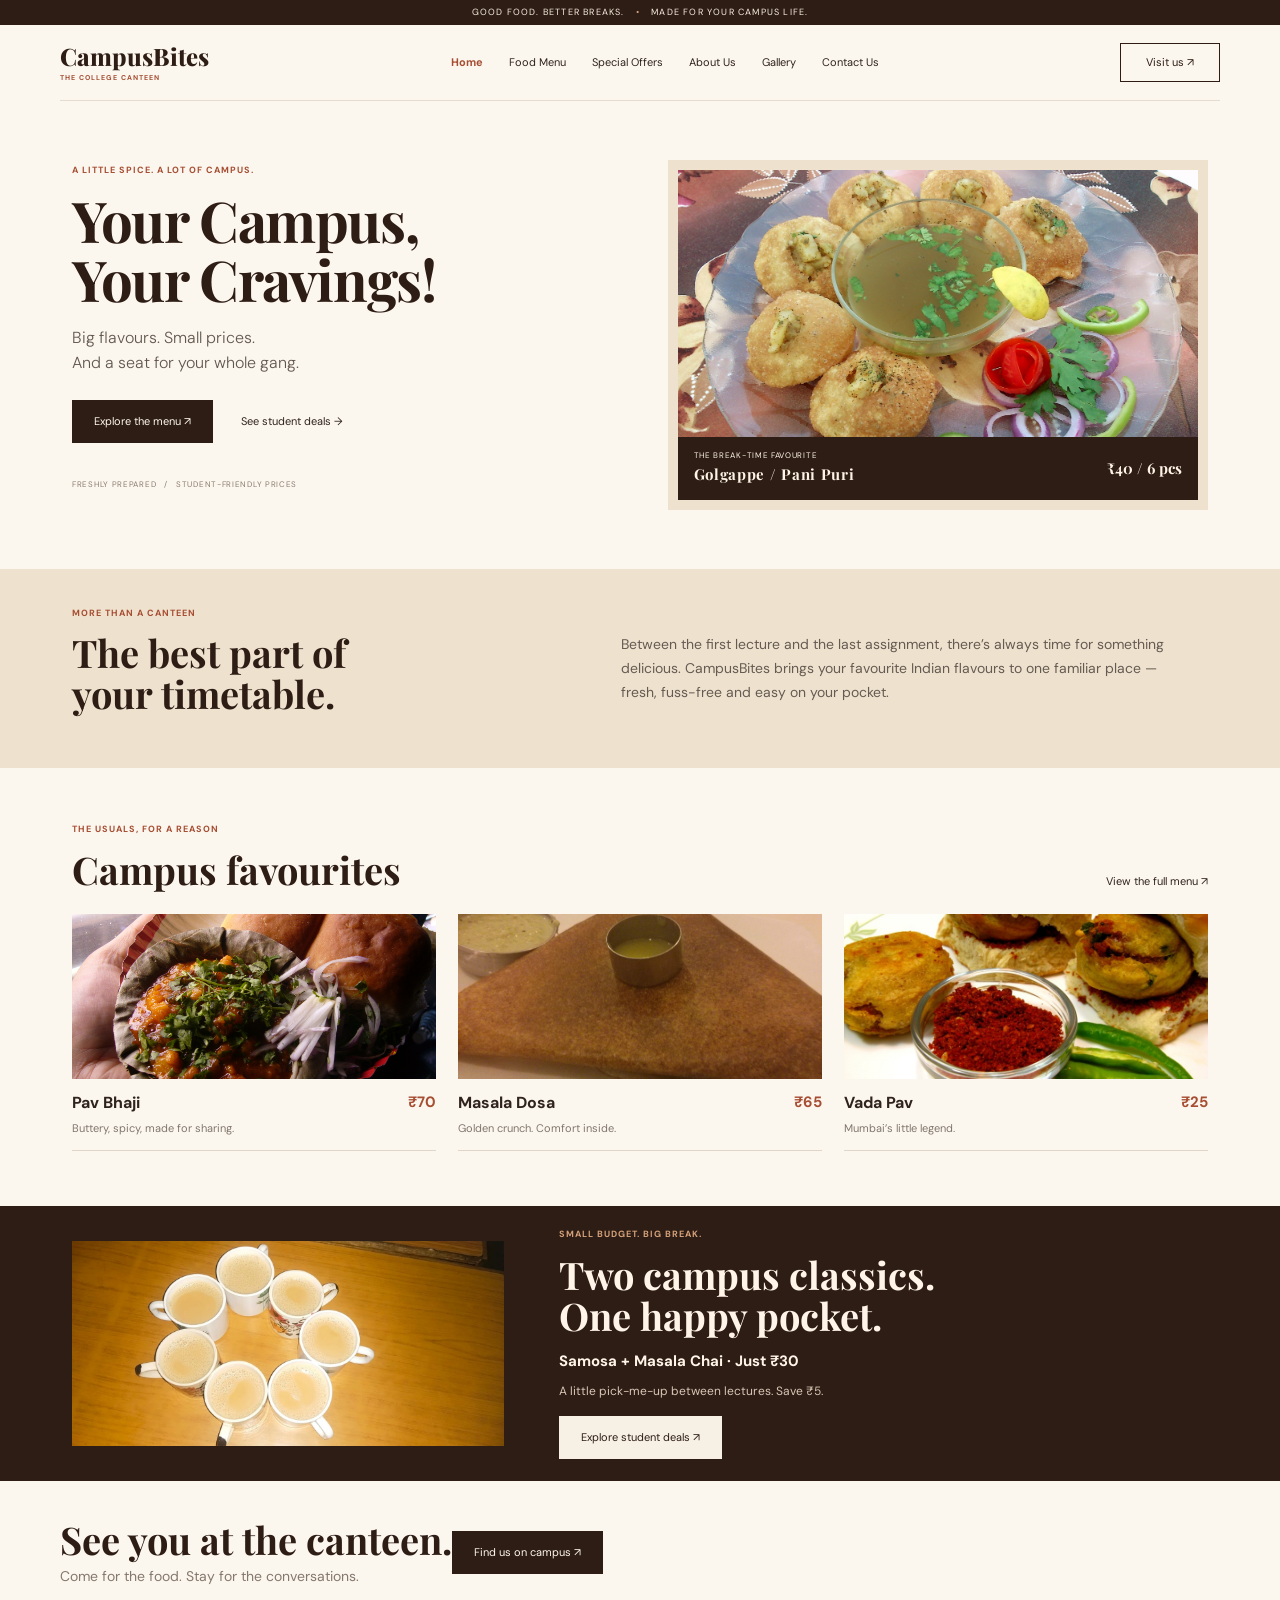
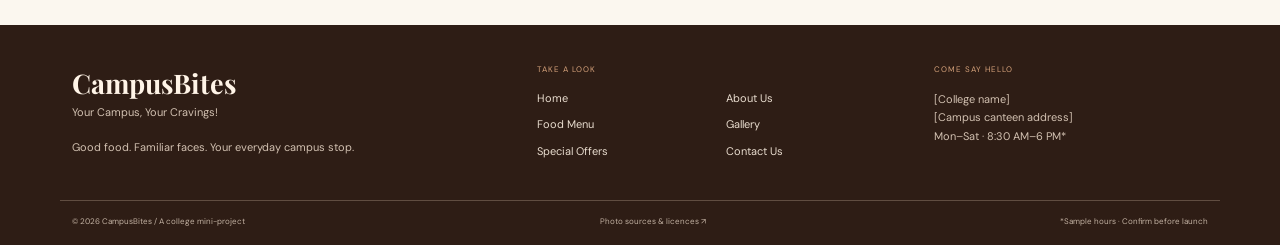
<file: index.html>
<!doctype html>
<html lang="en">
<head>
  <meta charset="utf-8">
  <meta name="viewport" content="width=device-width, initial-scale=1">
  <title>Home | CampusBites</title>
  <meta name="description" content="CampusBites — Your Campus, Your Cravings!">
  <link rel="preconnect" href="https://fonts.googleapis.com">
  <link rel="preconnect" href="https://fonts.gstatic.com" crossorigin>
  <link href="https://fonts.googleapis.com/css2?family=DM+Sans:wght@400;500;600;700&family=Playfair+Display:wght@500;600;700;800&display=swap" rel="stylesheet">
  <link href="https://cdn.jsdelivr.net/npm/bootstrap@5.3.3/dist/css/bootstrap.min.css" rel="stylesheet">
  <link rel="stylesheet" href="css/style.css">
</head>
<body>
<div class="topline">GOOD FOOD. BETTER BREAKS. <span>•</span> MADE FOR YOUR CAMPUS LIFE.</div>
<header class="site-header container-fluid">
  <a class="brand" href="index.html">CampusBites<small>THE COLLEGE CANTEEN</small></a>
  <nav class="main-nav">
    <a href="index.html" class="active">Home</a>
    <a href="menu.html" class="">Food Menu</a>
    <a href="offers.html" class="">Special Offers</a>
    <a href="about.html" class="">About Us</a>
    <a href="gallery.html" class="">Gallery</a>
    <a href="contact.html" class="">Contact Us</a>
  </nav>
  <a class="visit-btn" href="contact.html">Visit us ↗</a>
</header>
<main>

<section class="hero container">
  <div class="hero-copy">
    <div class="eyebrow">A LITTLE SPICE. A LOT OF CAMPUS.</div>
    <h1>Your Campus,<br>Your Cravings!</h1>
    <p class="lead">Big flavours. Small prices.<br>And a seat for your whole gang.</p>
    <div class="actions"><a class="btn-dark" href="menu.html">Explore the menu ↗</a><a class="text-link" href="offers.html">See student deals →</a></div>
    <p class="micro">FRESHLY PREPARED &nbsp; / &nbsp; STUDENT-FRIENDLY PRICES</p>
  </div>
  <div class="hero-photo"><img src="assets/golgappe.jpg" alt="Golgappe or pani puri"><div class="photo-caption"><span>THE BREAK-TIME FAVOURITE<br><b>Golgappe / Pani Puri</b></span><b>₹40 / 6 pcs</b></div></div>
</section>
<section class="intro-band"><div class="container intro-grid"><div><div class="eyebrow">MORE THAN A CANTEEN</div><h2>The best part of<br>your timetable.</h2></div><p>Between the first lecture and the last assignment, there’s always time for something delicious. CampusBites brings your favourite Indian flavours to one familiar place — fresh, fuss-free and easy on your pocket.</p></div></section>
<section class="container section-pad"><div class="section-head"><div><div class="eyebrow">THE USUALS, FOR A REASON</div><h2>Campus favourites</h2></div><a class="text-link" href="menu.html">View the full menu ↗</a></div>
<div class="food-grid three">
  <article class="food-card"><img src="assets/pav-bhaji.jpg" alt="Pav Bhaji"><div class="food-title"><b>Pav Bhaji</b><strong>₹70</strong></div><p>Buttery, spicy, made for sharing.</p></article>
  <article class="food-card"><img src="assets/masala-dosa.jpg" alt="Masala Dosa"><div class="food-title"><b>Masala Dosa</b><strong>₹65</strong></div><p>Golden crunch. Comfort inside.</p></article>
  <article class="food-card"><img src="assets/vada-pav.jpg" alt="Vada Pav"><div class="food-title"><b>Vada Pav</b><strong>₹25</strong></div><p>Mumbai’s little legend.</p></article>
</div></section>
<section class="combo-band"><div class="container combo-grid"><img src="assets/masala-chai.jpg" alt="Masala chai cups"><div><div class="eyebrow light">SMALL BUDGET. BIG BREAK.</div><h2>Two campus classics.<br>One happy pocket.</h2><h3>Samosa + Masala Chai · Just ₹30</h3><p>A little pick-me-up between lectures. Save ₹5.</p><a class="btn-light" href="offers.html">Explore student deals ↗</a></div></div></section>
<section class="container end-cta"><div><h2>See you at the canteen.</h2><p>Come for the food. Stay for the conversations.</p></div><a class="btn-dark" href="contact.html">Find us on campus ↗</a></section>

</main>
<footer class="footer">
  <div class="container footer-grid">
    <div><div class="footer-brand">CampusBites</div><p>Your Campus, Your Cravings!</p><p>Good food. Familiar faces. Your everyday campus stop.</p></div>
    <div><label>TAKE A LOOK</label><div class="footer-links"><a href="index.html">Home</a><a href="about.html">About Us</a><a href="menu.html">Food Menu</a><a href="gallery.html">Gallery</a><a href="offers.html">Special Offers</a><a href="contact.html">Contact Us</a></div></div>
    <div><label>COME SAY HELLO</label><p>[College name]<br>[Campus canteen address]<br>Mon–Sat · 8:30 AM–6 PM*</p></div>
  </div>
  <div class="container footer-bottom"><span>© 2026 CampusBites / A college mini-project</span><span>Photo sources & licences ↗</span><span>*Sample hours · Confirm before launch</span></div>
</footer>
</body></html>
</file>
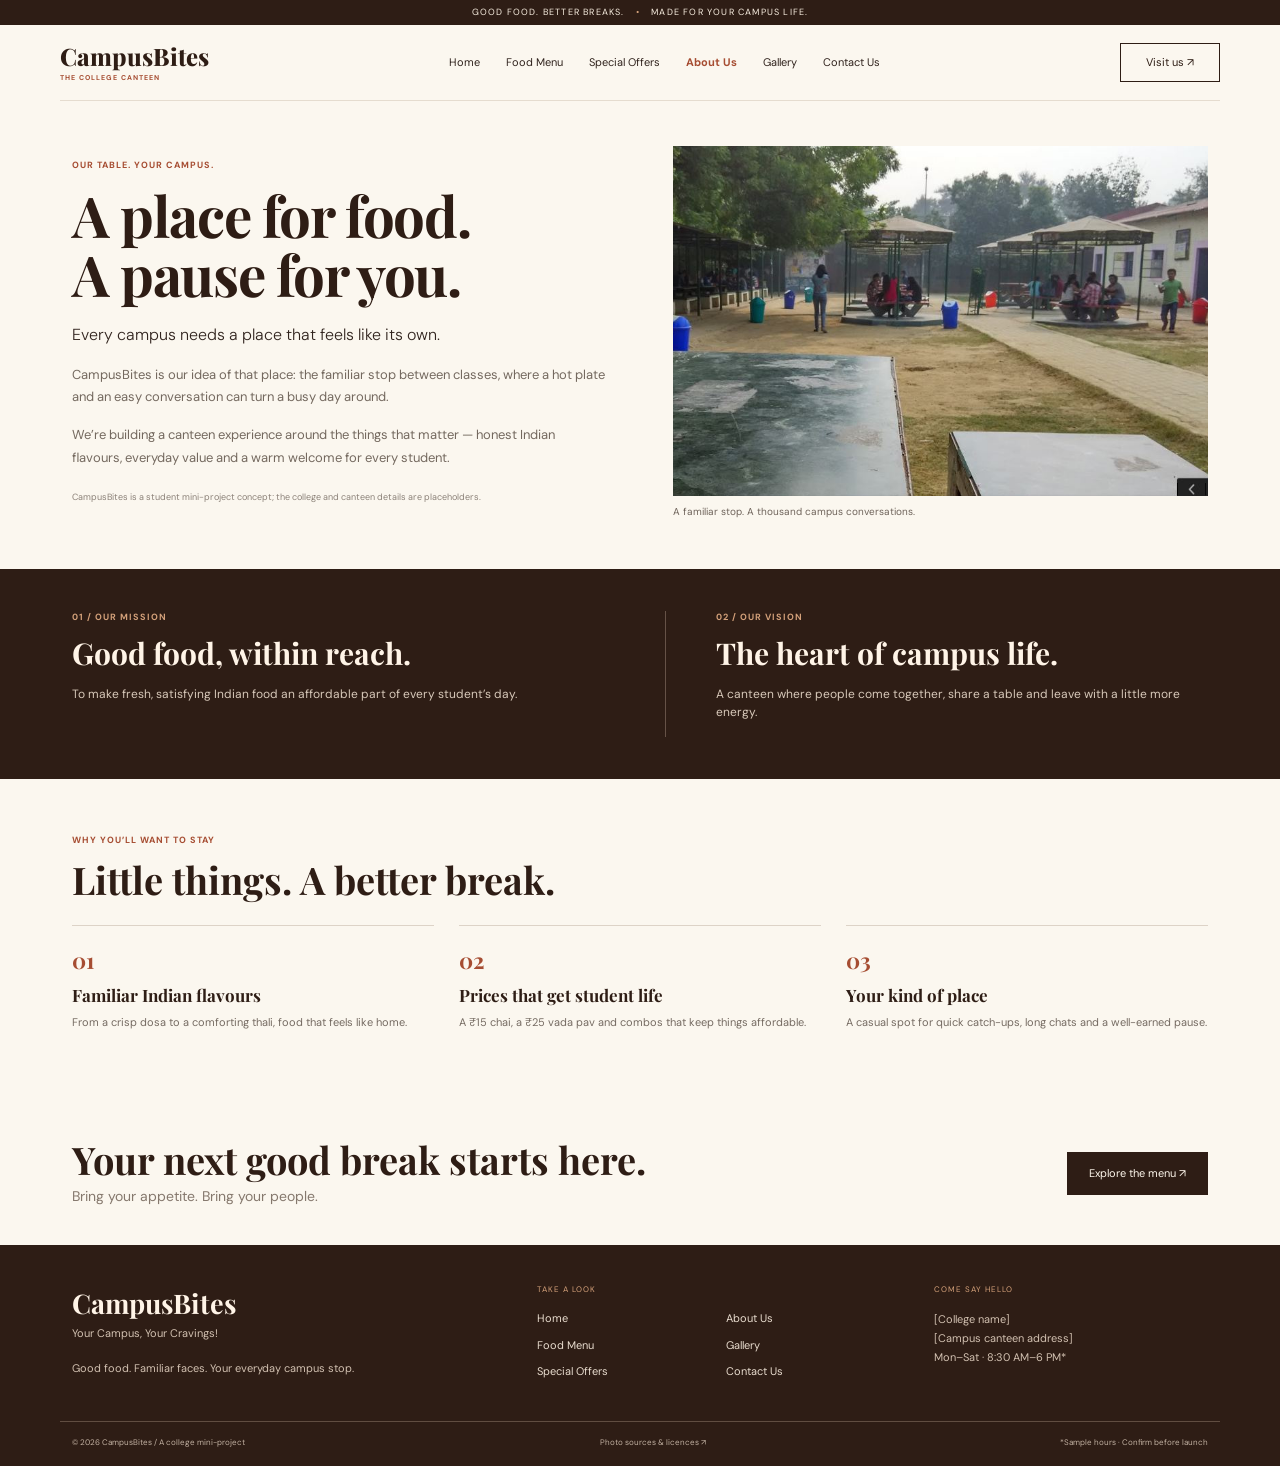
<file: about.html>
<!doctype html>
<html lang="en">
<head>
  <meta charset="utf-8">
  <meta name="viewport" content="width=device-width, initial-scale=1">
  <title>About Us | CampusBites</title>
  <meta name="description" content="CampusBites — Your Campus, Your Cravings!">
  <link rel="preconnect" href="https://fonts.googleapis.com">
  <link rel="preconnect" href="https://fonts.gstatic.com" crossorigin>
  <link href="https://fonts.googleapis.com/css2?family=DM+Sans:wght@400;500;600;700&family=Playfair+Display:wght@500;600;700;800&display=swap" rel="stylesheet">
  <link href="https://cdn.jsdelivr.net/npm/bootstrap@5.3.3/dist/css/bootstrap.min.css" rel="stylesheet">
  <link rel="stylesheet" href="css/style.css">
</head>
<body>
<div class="topline">GOOD FOOD. BETTER BREAKS. <span>•</span> MADE FOR YOUR CAMPUS LIFE.</div>
<header class="site-header container-fluid">
  <a class="brand" href="index.html">CampusBites<small>THE COLLEGE CANTEEN</small></a>
  <nav class="main-nav">
    <a href="index.html" class="">Home</a>
    <a href="menu.html" class="">Food Menu</a>
    <a href="offers.html" class="">Special Offers</a>
    <a href="about.html" class="active">About Us</a>
    <a href="gallery.html" class="">Gallery</a>
    <a href="contact.html" class="">Contact Us</a>
  </nav>
  <a class="visit-btn" href="contact.html">Visit us ↗</a>
</header>
<main>

<section class="container about-hero"><div class="about-copy"><div class="eyebrow">OUR TABLE. YOUR CAMPUS.</div><h1>A place for food.<br>A pause for you.</h1><p class="lead">Every campus needs a place that feels like its own.</p><p>CampusBites is our idea of that place: the familiar stop between classes, where a hot plate and an easy conversation can turn a busy day around.</p><p>We’re building a canteen experience around the things that matter — honest Indian flavours, everyday value and a warm welcome for every student.</p><small>CampusBites is a student mini-project concept; the college and canteen details are placeholders.</small></div><figure><img src="assets/campus.jpg" alt="Campus canteen setting"><figcaption>A familiar stop. A thousand campus conversations.</figcaption></figure></section>
<section class="mission-band"><div class="container mission-grid"><div><div class="eyebrow light">01 / OUR MISSION</div><h2>Good food, within reach.</h2><p>To make fresh, satisfying Indian food an affordable part of every student’s day.</p></div><div><div class="eyebrow light">02 / OUR VISION</div><h2>The heart of campus life.</h2><p>A canteen where people come together, share a table and leave with a little more energy.</p></div></div></section>
<section class="container section-pad"><div class="eyebrow">WHY YOU’LL WANT TO STAY</div><h2>Little things. A better break.</h2><div class="values"><div><b>01</b><h3>Familiar Indian flavours</h3><p>From a crisp dosa to a comforting thali, food that feels like home.</p></div><div><b>02</b><h3>Prices that get student life</h3><p>A ₹15 chai, a ₹25 vada pav and combos that keep things affordable.</p></div><div><b>03</b><h3>Your kind of place</h3><p>A casual spot for quick catch-ups, long chats and a well-earned pause.</p></div></div></section>
<section class="end-cta"><div class="container cta-inner"><div><h2>Your next good break starts here.</h2><p>Bring your appetite. Bring your people.</p></div><a class="btn-dark" href="menu.html">Explore the menu ↗</a></div></section>

</main>
<footer class="footer">
  <div class="container footer-grid">
    <div><div class="footer-brand">CampusBites</div><p>Your Campus, Your Cravings!</p><p>Good food. Familiar faces. Your everyday campus stop.</p></div>
    <div><label>TAKE A LOOK</label><div class="footer-links"><a href="index.html">Home</a><a href="about.html">About Us</a><a href="menu.html">Food Menu</a><a href="gallery.html">Gallery</a><a href="offers.html">Special Offers</a><a href="contact.html">Contact Us</a></div></div>
    <div><label>COME SAY HELLO</label><p>[College name]<br>[Campus canteen address]<br>Mon–Sat · 8:30 AM–6 PM*</p></div>
  </div>
  <div class="container footer-bottom"><span>© 2026 CampusBites / A college mini-project</span><span>Photo sources & licences ↗</span><span>*Sample hours · Confirm before launch</span></div>
</footer>
</body></html>
</file>
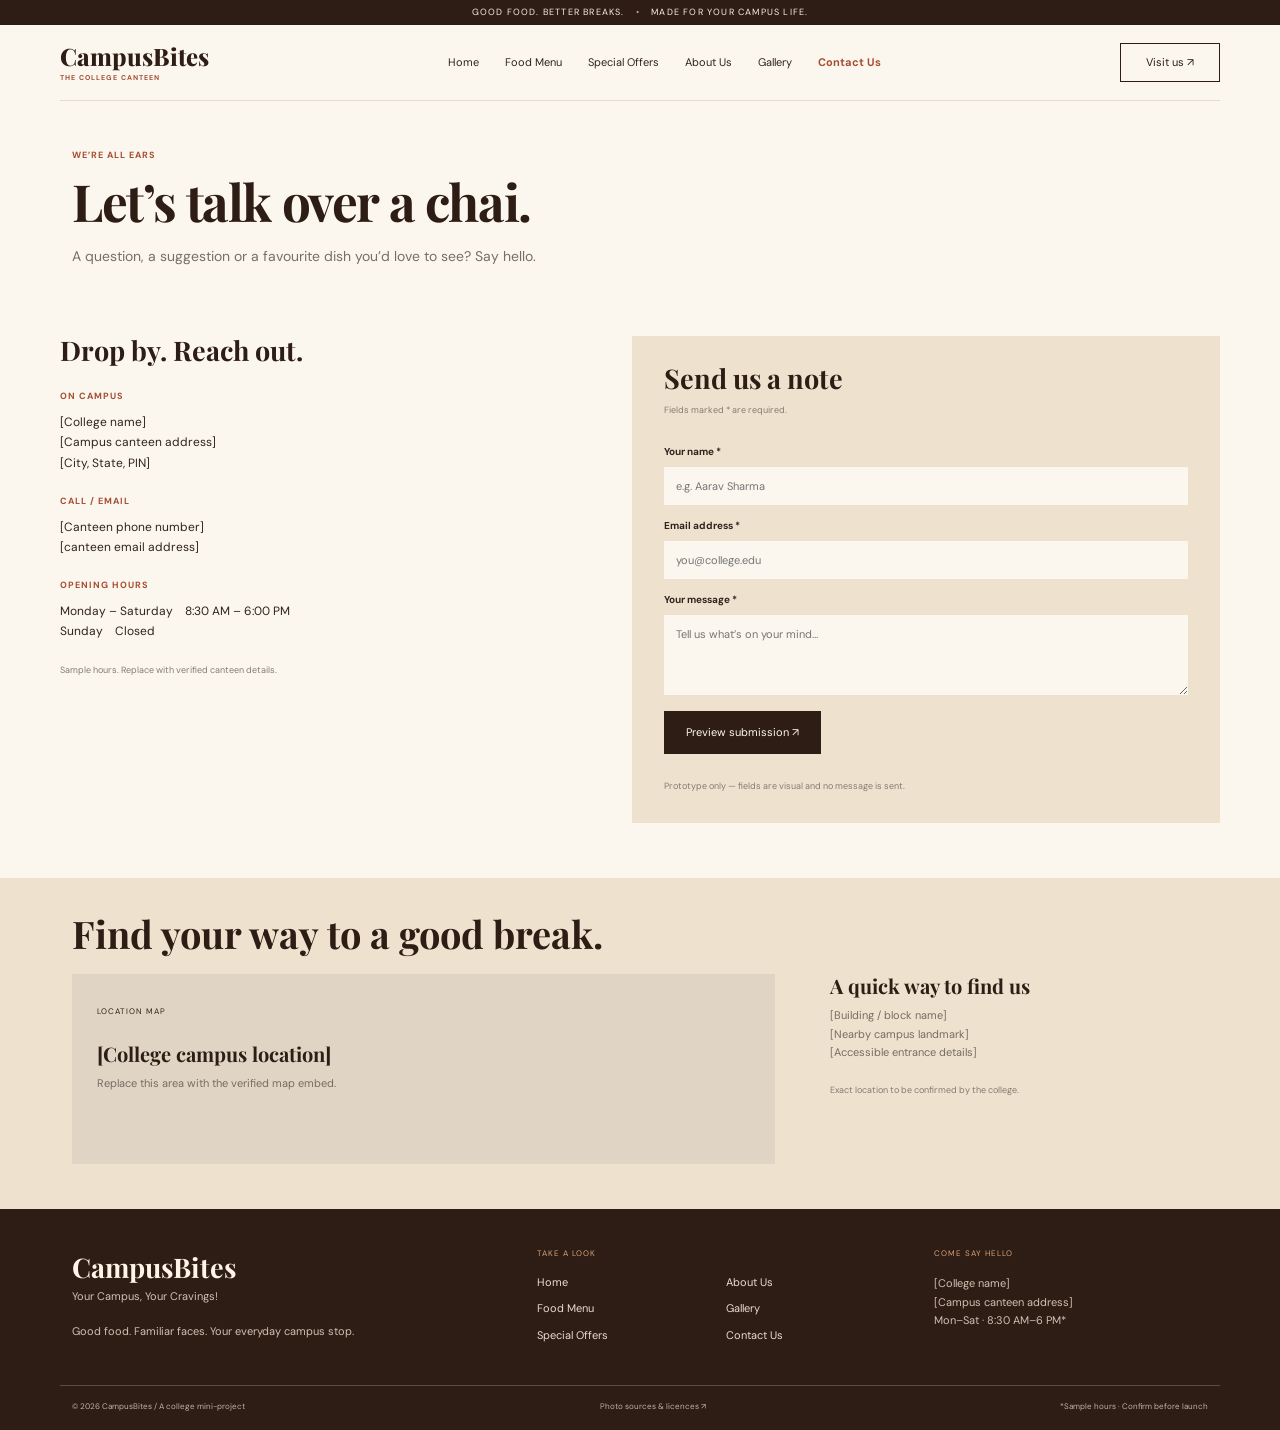
<file: contact.html>
<!doctype html>
<html lang="en">
<head>
  <meta charset="utf-8">
  <meta name="viewport" content="width=device-width, initial-scale=1">
  <title>Contact Us | CampusBites</title>
  <meta name="description" content="CampusBites — Your Campus, Your Cravings!">
  <link rel="preconnect" href="https://fonts.googleapis.com">
  <link rel="preconnect" href="https://fonts.gstatic.com" crossorigin>
  <link href="https://fonts.googleapis.com/css2?family=DM+Sans:wght@400;500;600;700&family=Playfair+Display:wght@500;600;700;800&display=swap" rel="stylesheet">
  <link href="https://cdn.jsdelivr.net/npm/bootstrap@5.3.3/dist/css/bootstrap.min.css" rel="stylesheet">
  <link rel="stylesheet" href="css/style.css">
</head>
<body>
<div class="topline">GOOD FOOD. BETTER BREAKS. <span>•</span> MADE FOR YOUR CAMPUS LIFE.</div>
<header class="site-header container-fluid">
  <a class="brand" href="index.html">CampusBites<small>THE COLLEGE CANTEEN</small></a>
  <nav class="main-nav">
    <a href="index.html" class="">Home</a>
    <a href="menu.html" class="">Food Menu</a>
    <a href="offers.html" class="">Special Offers</a>
    <a href="about.html" class="">About Us</a>
    <a href="gallery.html" class="">Gallery</a>
    <a href="contact.html" class="active">Contact Us</a>
  </nav>
  <a class="visit-btn" href="contact.html">Visit us ↗</a>
</header>
<main>

<section class="container page-intro"><div class="eyebrow">WE’RE ALL EARS</div><h1>Let’s talk over a chai.</h1><p>A question, a suggestion or a favourite dish you’d love to see? Say hello.</p></section>
<section class="container contact-grid"><div class="contact-info"><h2>Drop by. Reach out.</h2><div class="eyebrow">ON CAMPUS</div><p>[College name]<br>[Campus canteen address]<br>[City, State, PIN]</p><div class="eyebrow">CALL / EMAIL</div><p>[Canteen phone number]<br>[canteen email address]</p><div class="eyebrow">OPENING HOURS</div><p>Monday – Saturday &nbsp;&nbsp; 8:30 AM – 6:00 PM<br>Sunday &nbsp;&nbsp; Closed</p><small>Sample hours. Replace with verified canteen details.</small></div>
<div class="contact-form"><h2>Send us a note</h2><small>Fields marked * are required.</small><form><label>Your name *</label><input type="text" placeholder="e.g. Aarav Sharma" required><label>Email address *</label><input type="email" placeholder="you@college.edu" required><label>Your message *</label><textarea rows="4" placeholder="Tell us what’s on your mind…" required></textarea><button class="btn-dark" type="button">Preview submission ↗</button></form><small>Prototype only — fields are visual and no message is sent.</small></div></section>
<section class="location-band"><div class="container"><h2>Find your way to a good break.</h2><div class="location-grid"><div class="map-placeholder"><span>LOCATION MAP</span><h3>[College campus location]</h3><p>Replace this area with the verified map embed.</p></div><div><h3>A quick way to find us</h3><p>[Building / block name]<br>[Nearby campus landmark]<br>[Accessible entrance details]</p><small>Exact location to be confirmed by the college.</small></div></div></div></section>

</main>
<footer class="footer">
  <div class="container footer-grid">
    <div><div class="footer-brand">CampusBites</div><p>Your Campus, Your Cravings!</p><p>Good food. Familiar faces. Your everyday campus stop.</p></div>
    <div><label>TAKE A LOOK</label><div class="footer-links"><a href="index.html">Home</a><a href="about.html">About Us</a><a href="menu.html">Food Menu</a><a href="gallery.html">Gallery</a><a href="offers.html">Special Offers</a><a href="contact.html">Contact Us</a></div></div>
    <div><label>COME SAY HELLO</label><p>[College name]<br>[Campus canteen address]<br>Mon–Sat · 8:30 AM–6 PM*</p></div>
  </div>
  <div class="container footer-bottom"><span>© 2026 CampusBites / A college mini-project</span><span>Photo sources & licences ↗</span><span>*Sample hours · Confirm before launch</span></div>
</footer>
</body></html>
</file>
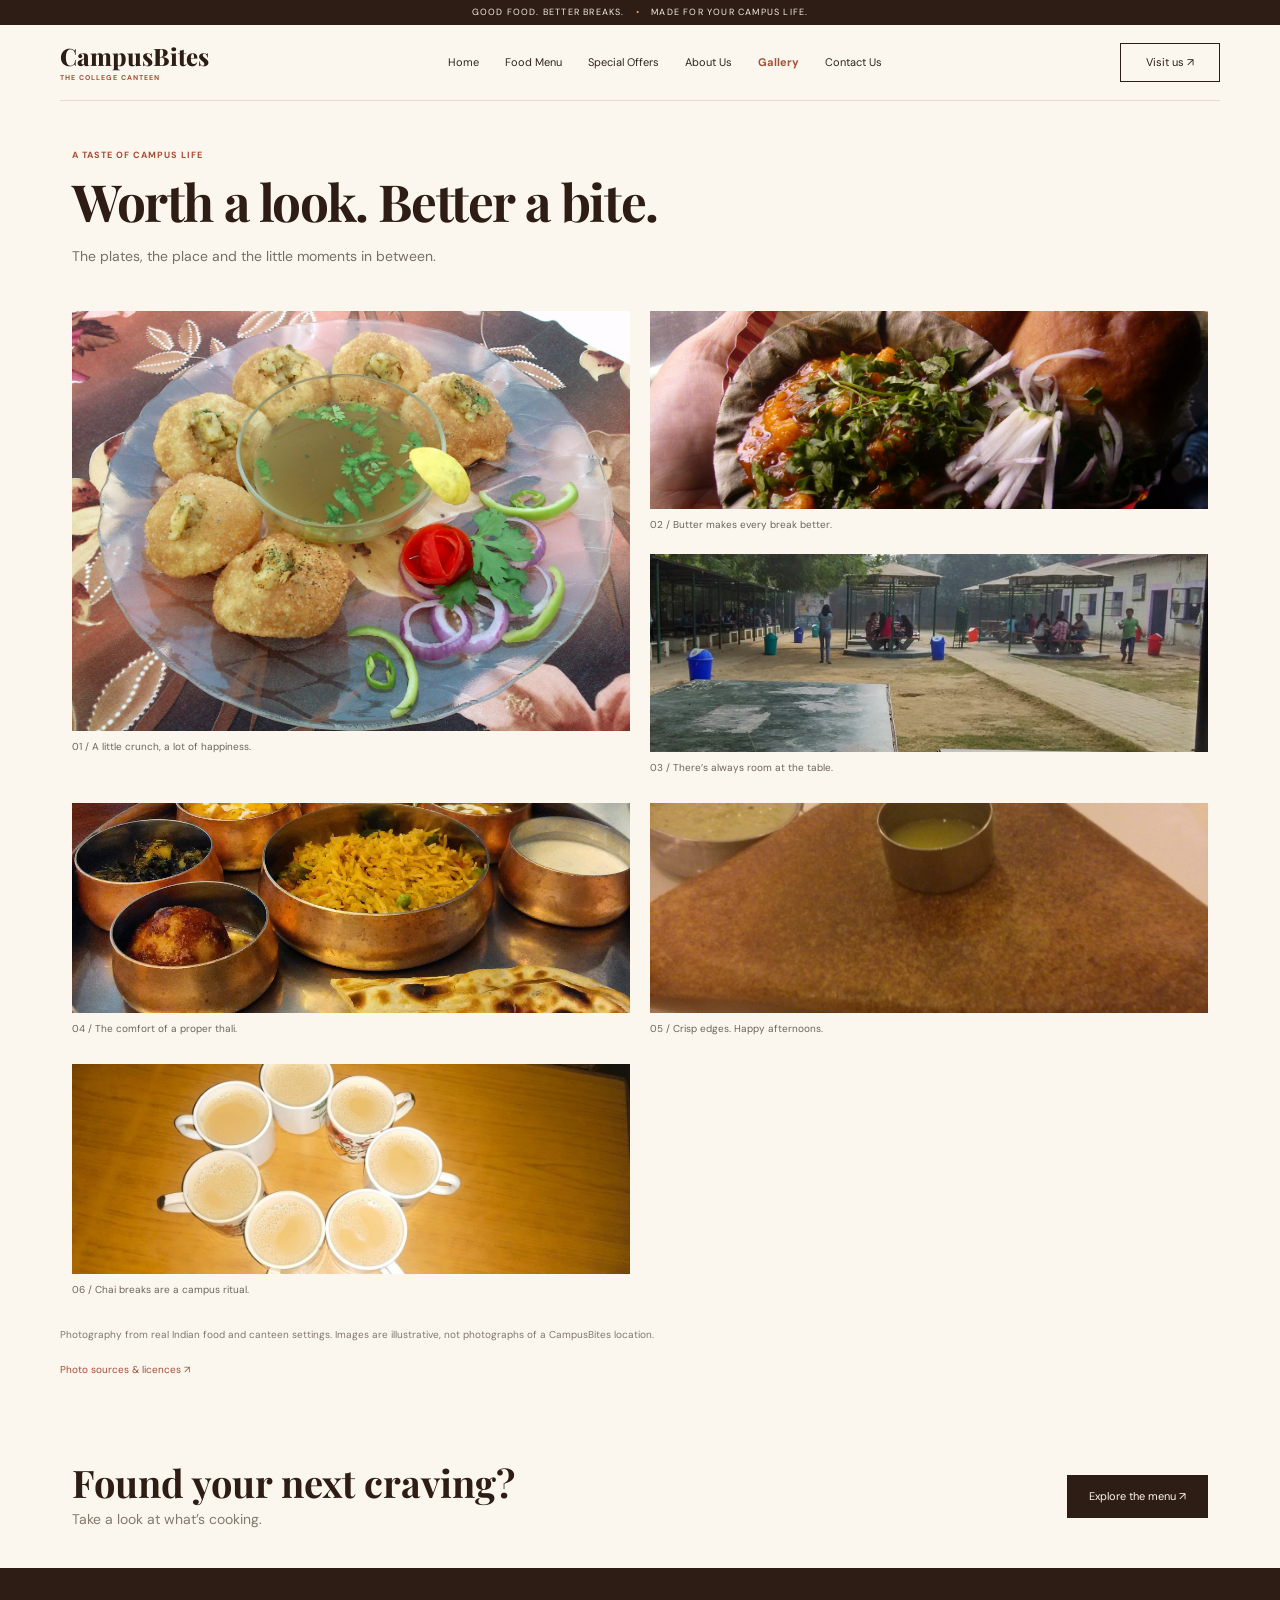
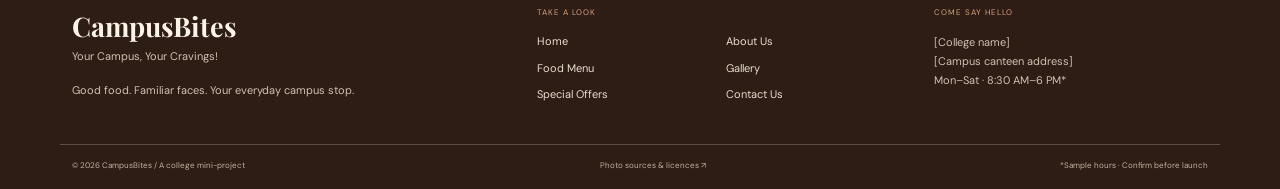
<file: gallery.html>
<!doctype html>
<html lang="en">
<head>
  <meta charset="utf-8">
  <meta name="viewport" content="width=device-width, initial-scale=1">
  <title>Gallery | CampusBites</title>
  <meta name="description" content="CampusBites — Your Campus, Your Cravings!">
  <link rel="preconnect" href="https://fonts.googleapis.com">
  <link rel="preconnect" href="https://fonts.gstatic.com" crossorigin>
  <link href="https://fonts.googleapis.com/css2?family=DM+Sans:wght@400;500;600;700&family=Playfair+Display:wght@500;600;700;800&display=swap" rel="stylesheet">
  <link href="https://cdn.jsdelivr.net/npm/bootstrap@5.3.3/dist/css/bootstrap.min.css" rel="stylesheet">
  <link rel="stylesheet" href="css/style.css">
</head>
<body>
<div class="topline">GOOD FOOD. BETTER BREAKS. <span>•</span> MADE FOR YOUR CAMPUS LIFE.</div>
<header class="site-header container-fluid">
  <a class="brand" href="index.html">CampusBites<small>THE COLLEGE CANTEEN</small></a>
  <nav class="main-nav">
    <a href="index.html" class="">Home</a>
    <a href="menu.html" class="">Food Menu</a>
    <a href="offers.html" class="">Special Offers</a>
    <a href="about.html" class="">About Us</a>
    <a href="gallery.html" class="active">Gallery</a>
    <a href="contact.html" class="">Contact Us</a>
  </nav>
  <a class="visit-btn" href="contact.html">Visit us ↗</a>
</header>
<main>

<section class="container page-intro"><div class="eyebrow">A TASTE OF CAMPUS LIFE</div><h1>Worth a look. Better a bite.</h1><p>The plates, the place and the little moments in between.</p></section>
<section class="container gallery-grid">
  <figure class="gallery-large"><img src="assets/golgappe.jpg"><figcaption>01 / A little crunch, a lot of happiness.</figcaption></figure>
  <div class="gallery-stack"><figure><img src="assets/pav-bhaji.jpg"><figcaption>02 / Butter makes every break better.</figcaption></figure><figure><img src="assets/campus.jpg"><figcaption>03 / There’s always room at the table.</figcaption></figure></div>
  <figure><img src="assets/indian-thali.jpg"><figcaption>04 / The comfort of a proper thali.</figcaption></figure>
  <figure><img src="assets/masala-dosa.jpg"><figcaption>05 / Crisp edges. Happy afternoons.</figcaption></figure>
  <figure><img src="assets/masala-chai.jpg"><figcaption>06 / Chai breaks are a campus ritual.</figcaption></figure>
</section>
<section class="container gallery-note"><p>Photography from real Indian food and canteen settings. Images are illustrative, not photographs of a CampusBites location.</p><a href="#">Photo sources & licences ↗</a></section>
<section class="end-cta"><div class="container cta-inner"><div><h2>Found your next craving?</h2><p>Take a look at what’s cooking.</p></div><a class="btn-dark" href="menu.html">Explore the menu ↗</a></div></section>

</main>
<footer class="footer">
  <div class="container footer-grid">
    <div><div class="footer-brand">CampusBites</div><p>Your Campus, Your Cravings!</p><p>Good food. Familiar faces. Your everyday campus stop.</p></div>
    <div><label>TAKE A LOOK</label><div class="footer-links"><a href="index.html">Home</a><a href="about.html">About Us</a><a href="menu.html">Food Menu</a><a href="gallery.html">Gallery</a><a href="offers.html">Special Offers</a><a href="contact.html">Contact Us</a></div></div>
    <div><label>COME SAY HELLO</label><p>[College name]<br>[Campus canteen address]<br>Mon–Sat · 8:30 AM–6 PM*</p></div>
  </div>
  <div class="container footer-bottom"><span>© 2026 CampusBites / A college mini-project</span><span>Photo sources & licences ↗</span><span>*Sample hours · Confirm before launch</span></div>
</footer>
</body></html>
</file>
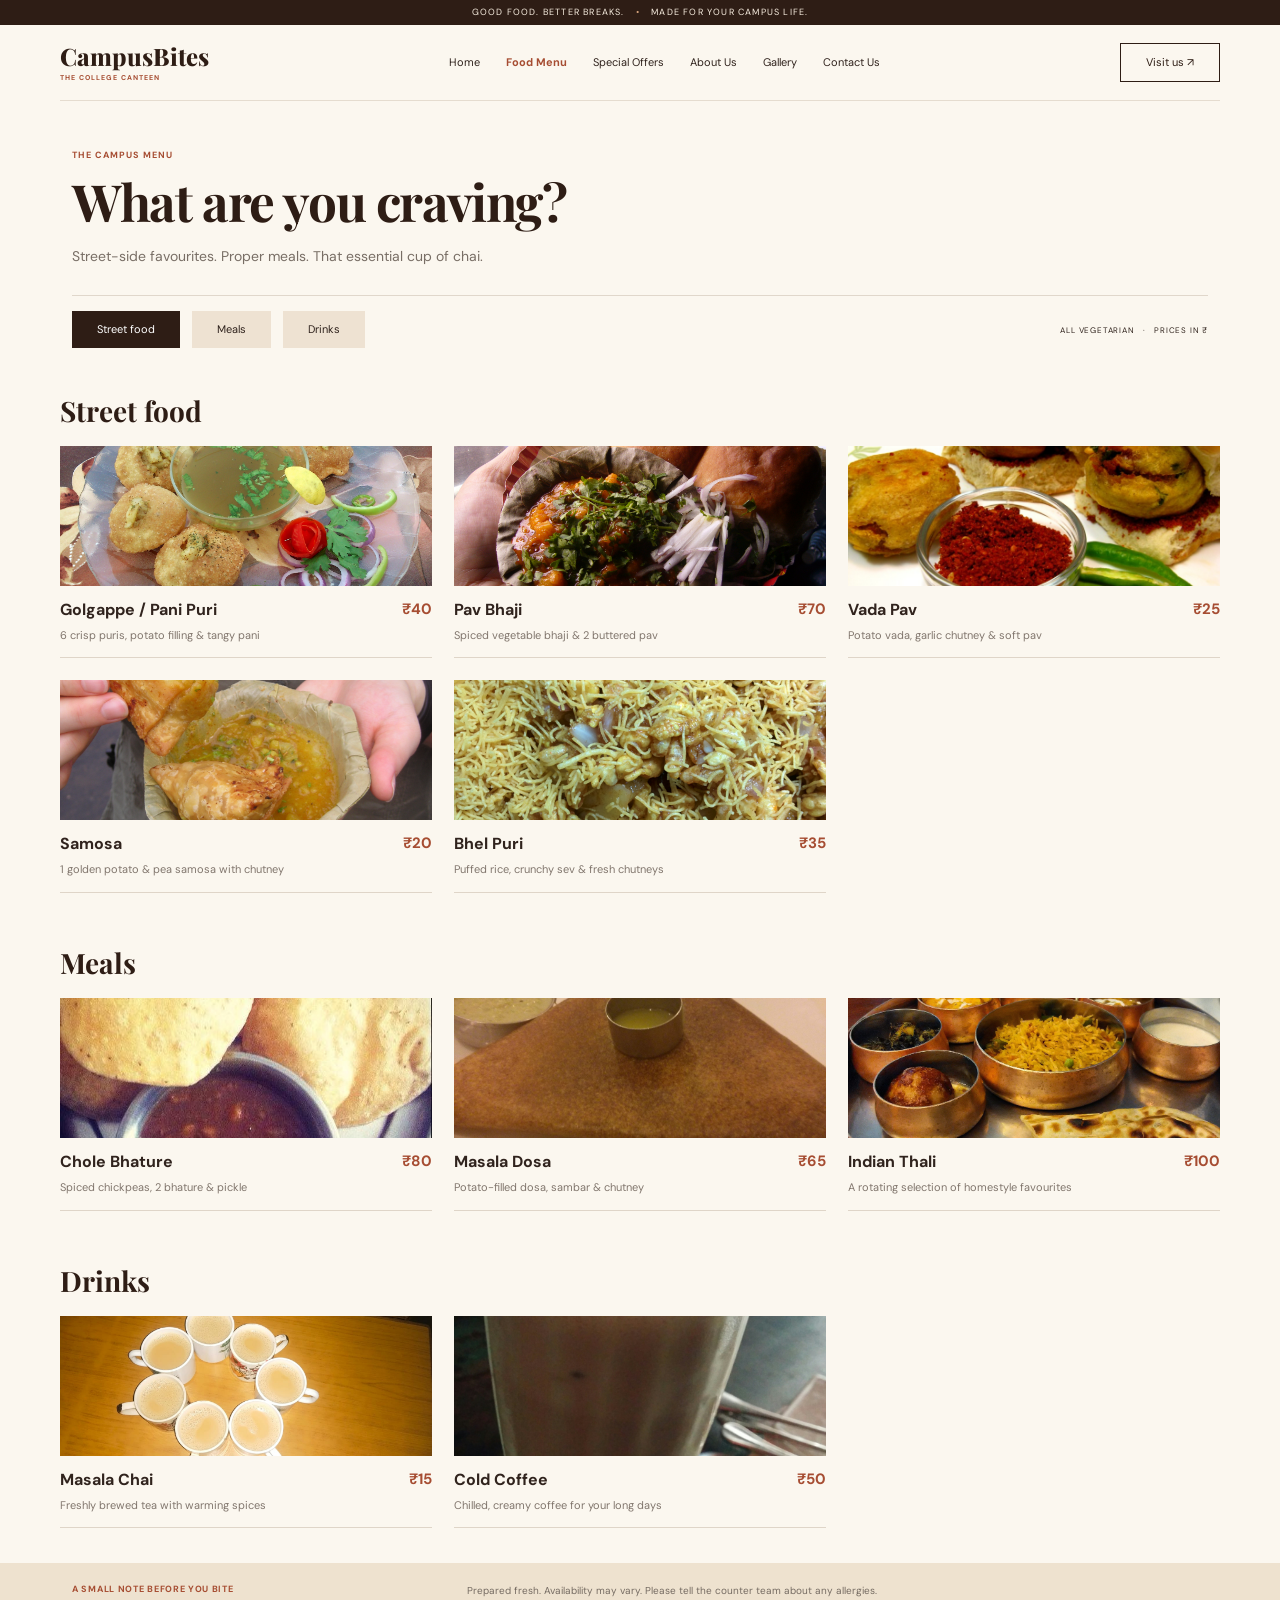
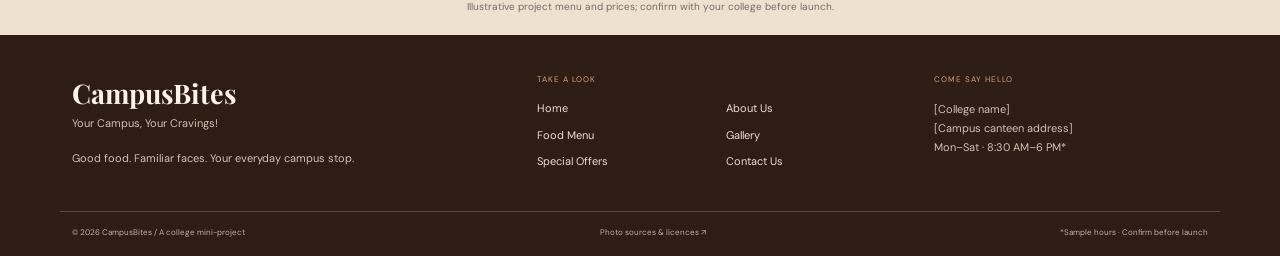
<file: menu.html>
<!doctype html>
<html lang="en">
<head>
  <meta charset="utf-8">
  <meta name="viewport" content="width=device-width, initial-scale=1">
  <title>Food Menu | CampusBites</title>
  <meta name="description" content="CampusBites — Your Campus, Your Cravings!">
  <link rel="preconnect" href="https://fonts.googleapis.com">
  <link rel="preconnect" href="https://fonts.gstatic.com" crossorigin>
  <link href="https://fonts.googleapis.com/css2?family=DM+Sans:wght@400;500;600;700&family=Playfair+Display:wght@500;600;700;800&display=swap" rel="stylesheet">
  <link href="https://cdn.jsdelivr.net/npm/bootstrap@5.3.3/dist/css/bootstrap.min.css" rel="stylesheet">
  <link rel="stylesheet" href="css/style.css">
</head>
<body>
<div class="topline">GOOD FOOD. BETTER BREAKS. <span>•</span> MADE FOR YOUR CAMPUS LIFE.</div>
<header class="site-header container-fluid">
  <a class="brand" href="index.html">CampusBites<small>THE COLLEGE CANTEEN</small></a>
  <nav class="main-nav">
    <a href="index.html" class="">Home</a>
    <a href="menu.html" class="active">Food Menu</a>
    <a href="offers.html" class="">Special Offers</a>
    <a href="about.html" class="">About Us</a>
    <a href="gallery.html" class="">Gallery</a>
    <a href="contact.html" class="">Contact Us</a>
  </nav>
  <a class="visit-btn" href="contact.html">Visit us ↗</a>
</header>
<main>

<section class="container page-intro"><div class="eyebrow">THE CAMPUS MENU</div><h1>What are you craving?</h1><p>Street-side favourites. Proper meals. That essential cup of chai.</p><div class="menu-tabs"><a class="selected" href="#street">Street food</a><a href="#meals">Meals</a><a href="#drinks">Drinks</a><span>ALL VEGETARIAN &nbsp; · &nbsp; PRICES IN ₹</span></div></section>
<section class="container menu-section" id="street"><h2>Street food</h2><div class="food-grid three">
  <article class="food-card"><img src="assets/golgappe.jpg"><div class="food-title"><b>Golgappe / Pani Puri</b><strong>₹40</strong></div><p>6 crisp puris, potato filling & tangy pani</p></article>
  <article class="food-card"><img src="assets/pav-bhaji.jpg"><div class="food-title"><b>Pav Bhaji</b><strong>₹70</strong></div><p>Spiced vegetable bhaji & 2 buttered pav</p></article>
  <article class="food-card"><img src="assets/vada-pav.jpg"><div class="food-title"><b>Vada Pav</b><strong>₹25</strong></div><p>Potato vada, garlic chutney & soft pav</p></article>
  <article class="food-card"><img src="assets/samosa.jpg"><div class="food-title"><b>Samosa</b><strong>₹20</strong></div><p>1 golden potato & pea samosa with chutney</p></article>
  <article class="food-card"><img src="assets/bhel-puri.jpg"><div class="food-title"><b>Bhel Puri</b><strong>₹35</strong></div><p>Puffed rice, crunchy sev & fresh chutneys</p></article>
</div></section>
<section class="container menu-section" id="meals"><h2>Meals</h2><div class="food-grid three">
  <article class="food-card"><img src="assets/chole-bhature.jpg"><div class="food-title"><b>Chole Bhature</b><strong>₹80</strong></div><p>Spiced chickpeas, 2 bhature & pickle</p></article>
  <article class="food-card"><img src="assets/masala-dosa.jpg"><div class="food-title"><b>Masala Dosa</b><strong>₹65</strong></div><p>Potato-filled dosa, sambar & chutney</p></article>
  <article class="food-card"><img src="assets/indian-thali.jpg"><div class="food-title"><b>Indian Thali</b><strong>₹100</strong></div><p>A rotating selection of homestyle favourites</p></article>
</div></section>
<section class="container menu-section" id="drinks"><h2>Drinks</h2><div class="food-grid three">
  <article class="food-card"><img src="assets/masala-chai.jpg"><div class="food-title"><b>Masala Chai</b><strong>₹15</strong></div><p>Freshly brewed tea with warming spices</p></article>
  <article class="food-card"><img src="assets/cold-coffee.jpg"><div class="food-title"><b>Cold Coffee</b><strong>₹50</strong></div><p>Chilled, creamy coffee for your long days</p></article>
</div></section>
<div class="note-band"><div class="container note-grid"><b>A SMALL NOTE BEFORE YOU BITE</b><p>Prepared fresh. Availability may vary. Please tell the counter team about any allergies.<br>Illustrative project menu and prices; confirm with your college before launch.</p></div></div>

</main>
<footer class="footer">
  <div class="container footer-grid">
    <div><div class="footer-brand">CampusBites</div><p>Your Campus, Your Cravings!</p><p>Good food. Familiar faces. Your everyday campus stop.</p></div>
    <div><label>TAKE A LOOK</label><div class="footer-links"><a href="index.html">Home</a><a href="about.html">About Us</a><a href="menu.html">Food Menu</a><a href="gallery.html">Gallery</a><a href="offers.html">Special Offers</a><a href="contact.html">Contact Us</a></div></div>
    <div><label>COME SAY HELLO</label><p>[College name]<br>[Campus canteen address]<br>Mon–Sat · 8:30 AM–6 PM*</p></div>
  </div>
  <div class="container footer-bottom"><span>© 2026 CampusBites / A college mini-project</span><span>Photo sources & licences ↗</span><span>*Sample hours · Confirm before launch</span></div>
</footer>
</body></html>
</file>
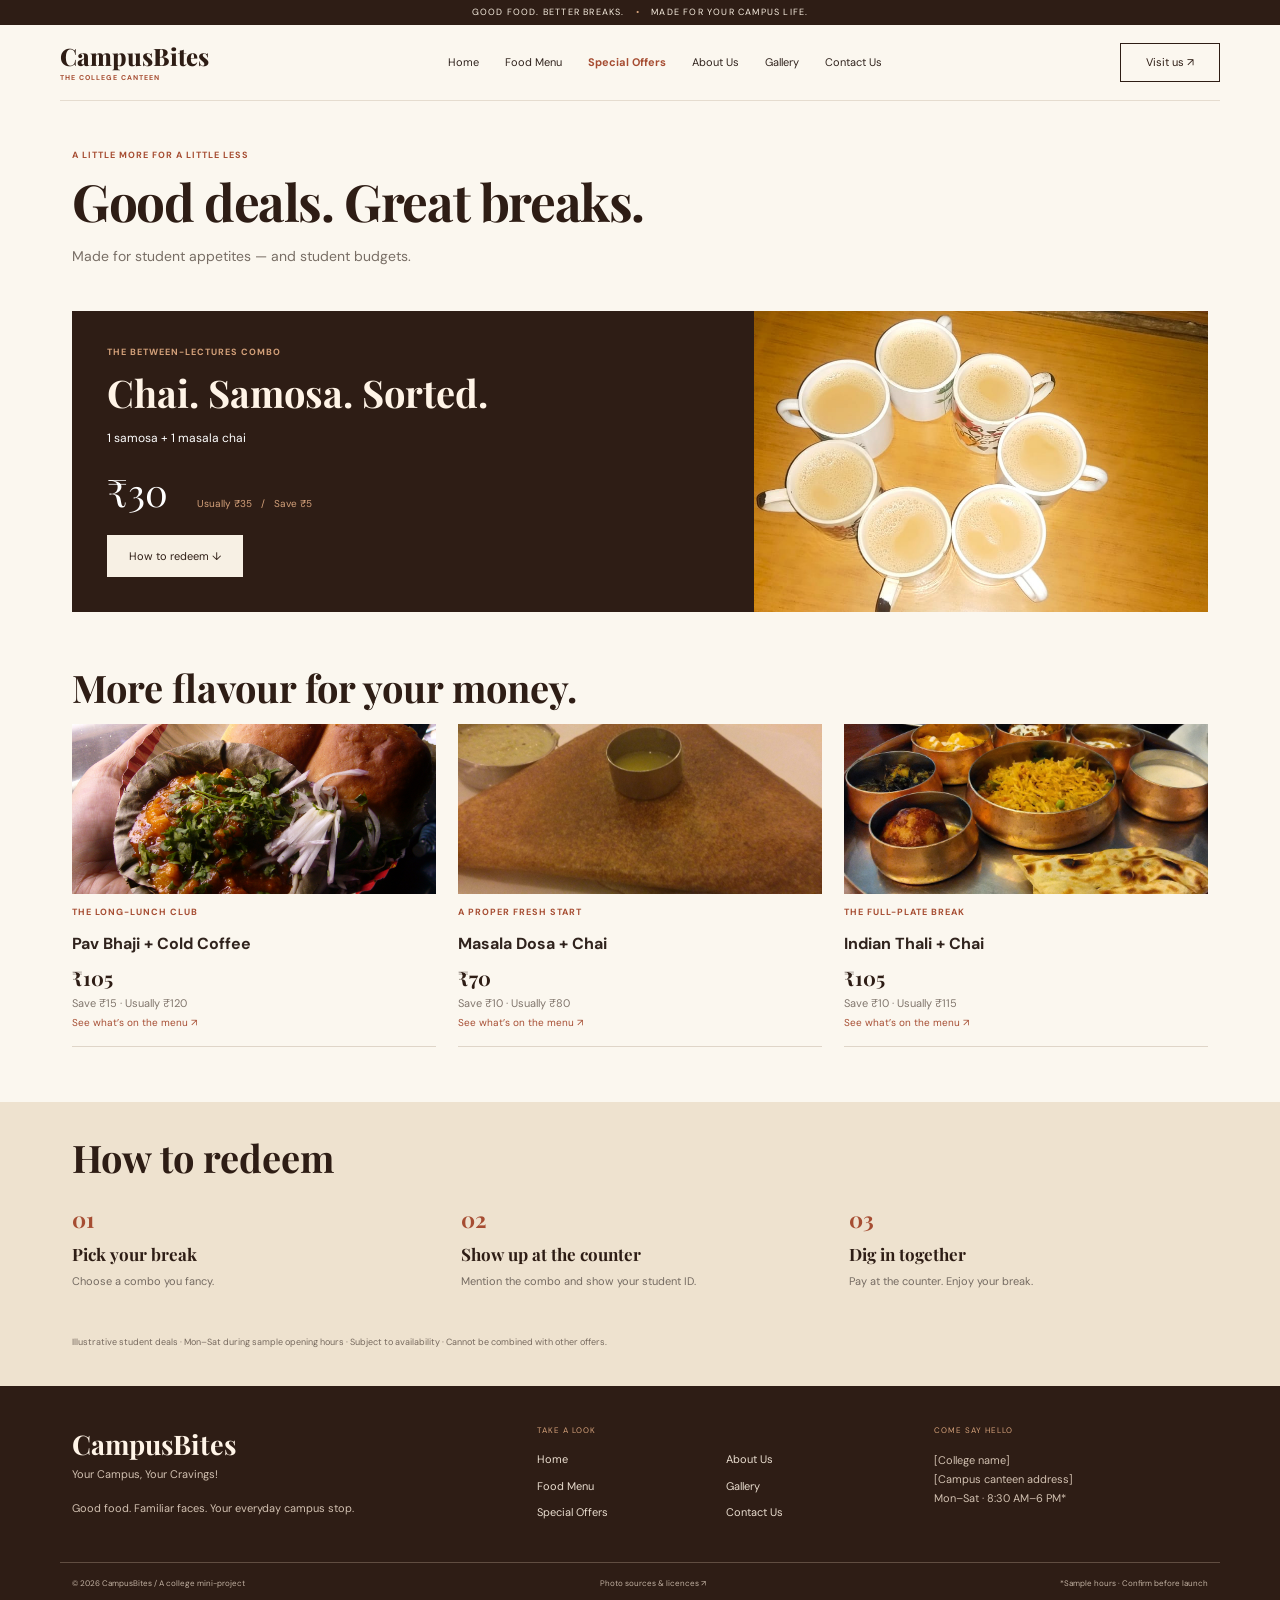
<file: offers.html>
<!doctype html>
<html lang="en">
<head>
  <meta charset="utf-8">
  <meta name="viewport" content="width=device-width, initial-scale=1">
  <title>Special Offers | CampusBites</title>
  <meta name="description" content="CampusBites — Your Campus, Your Cravings!">
  <link rel="preconnect" href="https://fonts.googleapis.com">
  <link rel="preconnect" href="https://fonts.gstatic.com" crossorigin>
  <link href="https://fonts.googleapis.com/css2?family=DM+Sans:wght@400;500;600;700&family=Playfair+Display:wght@500;600;700;800&display=swap" rel="stylesheet">
  <link href="https://cdn.jsdelivr.net/npm/bootstrap@5.3.3/dist/css/bootstrap.min.css" rel="stylesheet">
  <link rel="stylesheet" href="css/style.css">
</head>
<body>
<div class="topline">GOOD FOOD. BETTER BREAKS. <span>•</span> MADE FOR YOUR CAMPUS LIFE.</div>
<header class="site-header container-fluid">
  <a class="brand" href="index.html">CampusBites<small>THE COLLEGE CANTEEN</small></a>
  <nav class="main-nav">
    <a href="index.html" class="">Home</a>
    <a href="menu.html" class="">Food Menu</a>
    <a href="offers.html" class="active">Special Offers</a>
    <a href="about.html" class="">About Us</a>
    <a href="gallery.html" class="">Gallery</a>
    <a href="contact.html" class="">Contact Us</a>
  </nav>
  <a class="visit-btn" href="contact.html">Visit us ↗</a>
</header>
<main>

<section class="container page-intro"><div class="eyebrow">A LITTLE MORE FOR A LITTLE LESS</div><h1>Good deals. Great breaks.</h1><p>Made for student appetites — and student budgets.</p></section>
<section class="container"><div class="featured-deal"><div class="deal-copy"><div class="eyebrow light">THE BETWEEN-LECTURES COMBO</div><h2>Chai. Samosa. Sorted.</h2><p>1 samosa + 1 masala chai</p><div class="deal-price">₹30 <small>Usually ₹35 &nbsp; / &nbsp; Save ₹5</small></div><a class="btn-light" href="#redeem">How to redeem ↓</a></div><img src="assets/masala-chai.jpg" alt="Masala chai"></div></section>
<section class="container section-pad"><h2>More flavour for your money.</h2><div class="food-grid three offer-grid">
  <article class="food-card"><img src="assets/pav-bhaji.jpg"><div class="eyebrow">THE LONG-LUNCH CLUB</div><div class="food-title"><b>Pav Bhaji + Cold Coffee</b></div><h3>₹105</h3><p>Save ₹15 · Usually ₹120</p><a href="menu.html">See what’s on the menu ↗</a></article>
  <article class="food-card"><img src="assets/masala-dosa.jpg"><div class="eyebrow">A PROPER FRESH START</div><div class="food-title"><b>Masala Dosa + Chai</b></div><h3>₹70</h3><p>Save ₹10 · Usually ₹80</p><a href="menu.html">See what’s on the menu ↗</a></article>
  <article class="food-card"><img src="assets/indian-thali.jpg"><div class="eyebrow">THE FULL-PLATE BREAK</div><div class="food-title"><b>Indian Thali + Chai</b></div><h3>₹105</h3><p>Save ₹10 · Usually ₹115</p><a href="menu.html">See what’s on the menu ↗</a></article>
</div></section>
<section class="redeem-band" id="redeem"><div class="container"><h2>How to redeem</h2><div class="steps"><div><b>01</b><h3>Pick your break</h3><p>Choose a combo you fancy.</p></div><div><b>02</b><h3>Show up at the counter</h3><p>Mention the combo and show your student ID.</p></div><div><b>03</b><h3>Dig in together</h3><p>Pay at the counter. Enjoy your break.</p></div></div><small>Illustrative student deals · Mon–Sat during sample opening hours · Subject to availability · Cannot be combined with other offers.</small></div></section>

</main>
<footer class="footer">
  <div class="container footer-grid">
    <div><div class="footer-brand">CampusBites</div><p>Your Campus, Your Cravings!</p><p>Good food. Familiar faces. Your everyday campus stop.</p></div>
    <div><label>TAKE A LOOK</label><div class="footer-links"><a href="index.html">Home</a><a href="about.html">About Us</a><a href="menu.html">Food Menu</a><a href="gallery.html">Gallery</a><a href="offers.html">Special Offers</a><a href="contact.html">Contact Us</a></div></div>
    <div><label>COME SAY HELLO</label><p>[College name]<br>[Campus canteen address]<br>Mon–Sat · 8:30 AM–6 PM*</p></div>
  </div>
  <div class="container footer-bottom"><span>© 2026 CampusBites / A college mini-project</span><span>Photo sources & licences ↗</span><span>*Sample hours · Confirm before launch</span></div>
</footer>
</body></html>
</file>
<file: css/style.css>
:root{--cream:#f7f2e8;--paper:#fbf7ef;--sand:#eee2cf;--brown:#2e1d15;--rust:#a64d32;--ink:#30231d;--muted:#786e65}
*{box-sizing:border-box}html{scroll-behavior:smooth}body{margin:0;background:var(--paper);color:var(--ink);font-family:"DM Sans",Arial,sans-serif;font-size:14px}.container{max-width:1160px}.topline{height:25px;background:var(--brown);color:#f8eee0;text-align:center;font-size:9px;letter-spacing:1.2px;padding:6px}.topline span{padding:0 8px;color:#d4a17a}.site-header{max-width:1160px;margin:auto;min-height:76px;display:flex;align-items:center;justify-content:space-between;border-bottom:1px solid #e5dccf;padding:12px 0;gap:20px}.brand{font-family:"Playfair Display",serif;font-size:24px;font-weight:800;color:var(--brown);text-decoration:none;line-height:1}.brand small{display:block;font:700 7px "DM Sans",sans-serif;letter-spacing:1px;color:var(--rust);margin-top:5px}.main-nav{display:flex;gap:26px;align-items:center}.main-nav a,.footer a{font-size:11px;color:var(--ink);text-decoration:none}.main-nav a.active{color:var(--rust);font-weight:700}.visit-btn{border:1px solid var(--brown);padding:10px 25px;color:var(--brown);text-decoration:none;font-size:11px;white-space:nowrap}.eyebrow{font-size:9px;letter-spacing:1px;color:var(--rust);font-weight:700;margin-bottom:12px}.eyebrow.light{color:#d4a17a}h1,h2,h3,.footer-brand{font-family:"Playfair Display",Georgia,serif;color:var(--brown);font-weight:700}h1{font-size:clamp(38px,4.4vw,60px);line-height:1.05;letter-spacing:-1.4px;margin:0 0 18px}h2{font-size:clamp(27px,3vw,38px);line-height:1.08;margin:0 0 16px}h3{font-size:20px}.lead{font-size:16px;line-height:1.55}.hero{display:grid;grid-template-columns:1fr 1fr;gap:55px;align-items:center;padding-top:48px;padding-bottom:48px}.hero-copy{padding:15px 0}.hero-copy .lead{color:#62574f}.actions{display:flex;align-items:center;gap:28px;margin-top:25px}.btn-dark,.btn-light{display:inline-block;background:var(--brown);color:#fff8ed;text-decoration:none;padding:13px 22px;font-size:11px;border:0}.btn-light{background:#f7f0e4;color:var(--brown)}.text-link{font-size:11px;text-decoration:none;color:var(--ink)}.micro{font-size:8px;letter-spacing:.7px;color:#8b7c6e;margin-top:35px}.hero-photo{position:relative;background:#eee2cf;padding:10px}.hero-photo img{width:100%;height:330px;object-fit:cover;display:block}.photo-caption{position:absolute;bottom:10px;left:10px;right:10px;background:var(--brown);color:#fff4e6;display:flex;justify-content:space-between;align-items:center;padding:12px 16px;font-size:10px}.photo-caption span{font-size:8px;line-height:1.7;letter-spacing:.7px}.photo-caption b{font-family:"Playfair Display",serif;font-size:15px}.intro-band,.note-band,.redeem-band,.location-band{background:var(--sand)}.intro-grid{display:grid;grid-template-columns:1fr 1.2fr;gap:60px;align-items:center;padding-top:38px;padding-bottom:38px}.intro-grid p{max-width:550px;color:#655b52;line-height:1.7;margin:0}.section-pad{padding-top:55px;padding-bottom:55px}.section-head{display:flex;align-items:end;justify-content:space-between;margin-bottom:24px}.section-head h2{margin:0}.food-grid{display:grid;gap:22px}.food-grid.three{grid-template-columns:repeat(3,1fr)}.food-card{min-width:0;border-bottom:1px solid #dfd5c8;padding-bottom:14px}.food-card img{width:100%;height:165px;object-fit:cover;display:block;margin-bottom:12px}.food-title{display:flex;justify-content:space-between;gap:12px;font-size:16px}.food-title strong{color:var(--rust);font-size:15px}.food-card p{font-size:11px;color:#81766d;margin:5px 0 0}.combo-band{background:var(--brown);color:#fff4e7;padding:22px 0}.combo-grid{display:grid;grid-template-columns:38% 1fr;gap:55px;align-items:center}.combo-grid img{width:100%;height:205px;object-fit:cover}.combo-grid h2{color:#fff4e7}.combo-grid h3{font-family:"DM Sans",sans-serif;font-size:15px;color:#fff4e7;margin:12px 0}.combo-grid p{font-size:12px;color:#d8c7b6}.end-cta{padding:38px 0;display:flex;align-items:center}.end-cta>.container,.cta-inner{display:flex;justify-content:space-between;align-items:center;gap:20px}.end-cta h2{margin:0}.end-cta p{color:#85786d;margin:6px 0 0}.footer{background:var(--brown);color:#e9ddcf;padding:38px 0 18px}.footer-grid{display:grid;grid-template-columns:1.2fr 1fr .8fr;gap:55px}.footer-brand{font-size:27px;color:#fff4e7}.footer p{font-size:11px;color:#d2c1b1;line-height:1.7}.footer label{font-size:8px;letter-spacing:1px;color:#d4a17a;display:block;margin-bottom:15px}.footer-links{display:grid;grid-template-columns:1fr 1fr;gap:10px 35px}.footer a{color:#e9ddcf}.footer-bottom{border-top:1px solid #604d41;margin-top:28px;padding-top:14px;display:flex;justify-content:space-between;gap:15px;font-size:8px;color:#c2b1a2}.page-intro{padding-top:48px;padding-bottom:28px}.page-intro h1{font-size:clamp(38px,4vw,54px)}.page-intro p{color:#786e65;font-size:14px}.menu-tabs{border-top:1px solid #e0d7cb;margin-top:28px;padding-top:15px;display:flex;gap:12px;align-items:center}.menu-tabs a{background:#eee2d2;color:var(--ink);text-decoration:none;padding:10px 25px;font-size:11px}.menu-tabs a.selected{background:var(--brown);color:#fff}.menu-tabs span{margin-left:auto;font-size:8px;letter-spacing:.8px}.menu-section{padding:20px 0 35px}.menu-section h2{font-size:28px;margin-bottom:20px}.menu-section .food-card img{height:140px}.note-grid{display:grid;grid-template-columns:1fr 2fr;gap:25px;padding-top:20px;padding-bottom:20px}.note-grid b{font-size:9px;color:var(--rust);letter-spacing:.7px}.note-grid p{font-size:10px;color:#756b62;margin:0;line-height:1.6}.featured-deal{display:grid;grid-template-columns:1.2fr .8fr;background:var(--brown);color:#fff;padding:0}.deal-copy{padding:35px}.deal-copy h2{color:#fff4e7}.deal-copy p{font-size:12px}.featured-deal img{width:100%;height:100%;min-height:270px;object-fit:cover}.deal-price{font-family:"Playfair Display",serif;font-size:38px;margin:15px 0}.deal-price small{font:10px "DM Sans",sans-serif;color:#d4a17a;margin-left:20px}.offer-grid .food-card img{height:170px}.offer-grid h3{margin:10px 0 4px}.offer-grid a{font-size:10px;color:var(--rust);text-decoration:none}.redeem-band{padding:35px 0}.steps{display:grid;grid-template-columns:repeat(3,1fr);gap:30px;margin:25px 0}.steps b,.values b{color:var(--rust);font-family:"Playfair Display",serif;font-size:22px}.steps h3,.values h3{font-size:17px;margin:8px 0}.steps p,.values p{font-size:11px;color:#756b62}.redeem-band small{font-size:9px;color:#76695e}.about-hero{display:grid;grid-template-columns:1fr 1fr;gap:65px;padding-top:45px;padding-bottom:50px;align-items:center}.about-copy p{font-size:13px;line-height:1.7;color:#74695f}.about-copy .lead{font-size:16px;color:var(--ink)}.about-copy small{font-size:9px;color:#8b8178}.about-hero figure{margin:0}.about-hero figure img{width:100%;height:350px;object-fit:cover}.about-hero figcaption,.gallery-grid figcaption{font-size:10px;color:#6e635a;padding-top:8px}.mission-band{background:var(--brown);color:#f8eee0;padding:42px 0}.mission-grid{display:grid;grid-template-columns:1fr 1fr;gap:50px}.mission-grid>div+div{border-left:1px solid #665247;padding-left:50px}.mission-grid h2{color:#fff4e7;font-size:30px}.mission-grid p{font-size:12px;color:#d7c8b9}.values{display:grid;grid-template-columns:repeat(3,1fr);gap:25px;margin-top:25px}.values>div{border-top:1px solid #ddd3c7;padding-top:18px}.gallery-grid{display:grid;grid-template-columns:1fr 1fr;gap:28px 20px;padding-bottom:20px}.gallery-grid figure{margin:0}.gallery-grid img{width:100%;height:210px;object-fit:cover;display:block}.gallery-grid .gallery-large img{height:420px}.gallery-stack{display:grid;gap:22px}.gallery-stack img{height:198px}.gallery-note{padding:10px 0 45px}.gallery-note p{font-size:10px;color:#81766d}.gallery-note a{font-size:10px;color:var(--rust);text-decoration:none}.contact-grid{display:grid;grid-template-columns:1fr 1.15fr;gap:60px;padding:25px 0 55px}.contact-info h2,.contact-form h2{font-size:27px;margin-bottom:25px}.contact-info .eyebrow{margin-top:22px;margin-bottom:8px}.contact-info p{font-size:12px;line-height:1.7}.contact-info small,.contact-form small{font-size:9px;color:#867a70}.contact-form{background:var(--sand);padding:28px 32px}.contact-form h2{margin-bottom:5px}.contact-form form{display:grid;gap:8px;margin:20px 0}.contact-form label{font-size:10px;font-weight:700;margin-top:5px}.contact-form input,.contact-form textarea{border:0;background:#fbf7ef;padding:12px;font:11px "DM Sans",sans-serif;width:100%}.contact-form button{justify-self:start;margin-top:8px}.location-band{padding:35px 0 45px}.location-grid{display:grid;grid-template-columns:1.3fr .7fr;gap:55px;margin-top:20px}.map-placeholder{background:#e0d5c5;min-height:190px;padding:25px}.map-placeholder span{font-size:8px;letter-spacing:1px}.map-placeholder h3{margin-top:22px}.map-placeholder p,.location-grid p{font-size:11px;color:#756b62;line-height:1.7}.location-grid small{font-size:9px;color:#85796e}
@media(max-width:900px){.site-header{padding:15px 22px;flex-wrap:wrap}.main-nav{order:3;width:100%;justify-content:space-between;gap:10px;overflow:auto}.hero,.about-hero{gap:25px;padding-left:22px;padding-right:22px}.container{padding-left:22px;padding-right:22px}.hero-photo img{height:280px}.food-grid.three{gap:15px}.food-card img{height:135px}.intro-grid{gap:25px}.contact-grid{gap:25px}.footer-grid{gap:25px}}
@media(max-width:640px){.topline{font-size:7px}.site-header{min-height:0}.brand{font-size:21px}.visit-btn{padding:8px 12px}.main-nav{flex-wrap:wrap;justify-content:flex-start;gap:12px 18px}.main-nav a{font-size:10px}.hero,.about-hero,.intro-grid,.combo-grid,.mission-grid,.contact-grid,.location-grid,.featured-deal{grid-template-columns:1fr}.hero{padding-top:28px;gap:25px}.hero h1{font-size:43px}.hero-photo img{height:250px}.intro-grid{gap:10px;padding-top:28px;padding-bottom:28px}.food-grid.three{grid-template-columns:1fr 1fr}.food-card img{height:125px}.food-title{font-size:13px}.food-title strong{font-size:13px}.section-pad{padding-top:35px;padding-bottom:35px}.combo-grid{gap:22px}.combo-grid img{height:190px}.end-cta>.container,.cta-inner{align-items:flex-start;flex-direction:column}.footer-grid{grid-template-columns:1fr 1fr;gap:25px}.footer-grid>div:first-child{grid-column:1/-1}.footer-bottom{flex-direction:column;gap:8px}.page-intro{padding-top:32px}.page-intro h1{font-size:38px}.menu-tabs{flex-wrap:wrap}.menu-tabs span{width:100%;margin:5px 0}.menu-section .food-card img{height:120px}.featured-deal img{min-height:180px;max-height:210px;grid-row:1}.deal-copy{padding:25px}.deal-price{font-size:32px}.steps,.values{grid-template-columns:1fr;gap:12px}.mission-grid>div+div{border-left:0;border-top:1px solid #665247;padding:25px 0 0}.about-hero{padding-top:30px}.about-hero figure img{height:230px}.gallery-grid{gap:18px 12px}.gallery-grid img,.gallery-stack img{height:130px}.gallery-grid .gallery-large img{height:280px}.gallery-stack{gap:18px}.contact-form{padding:22px}.location-band{padding:28px 0}}
</file>
